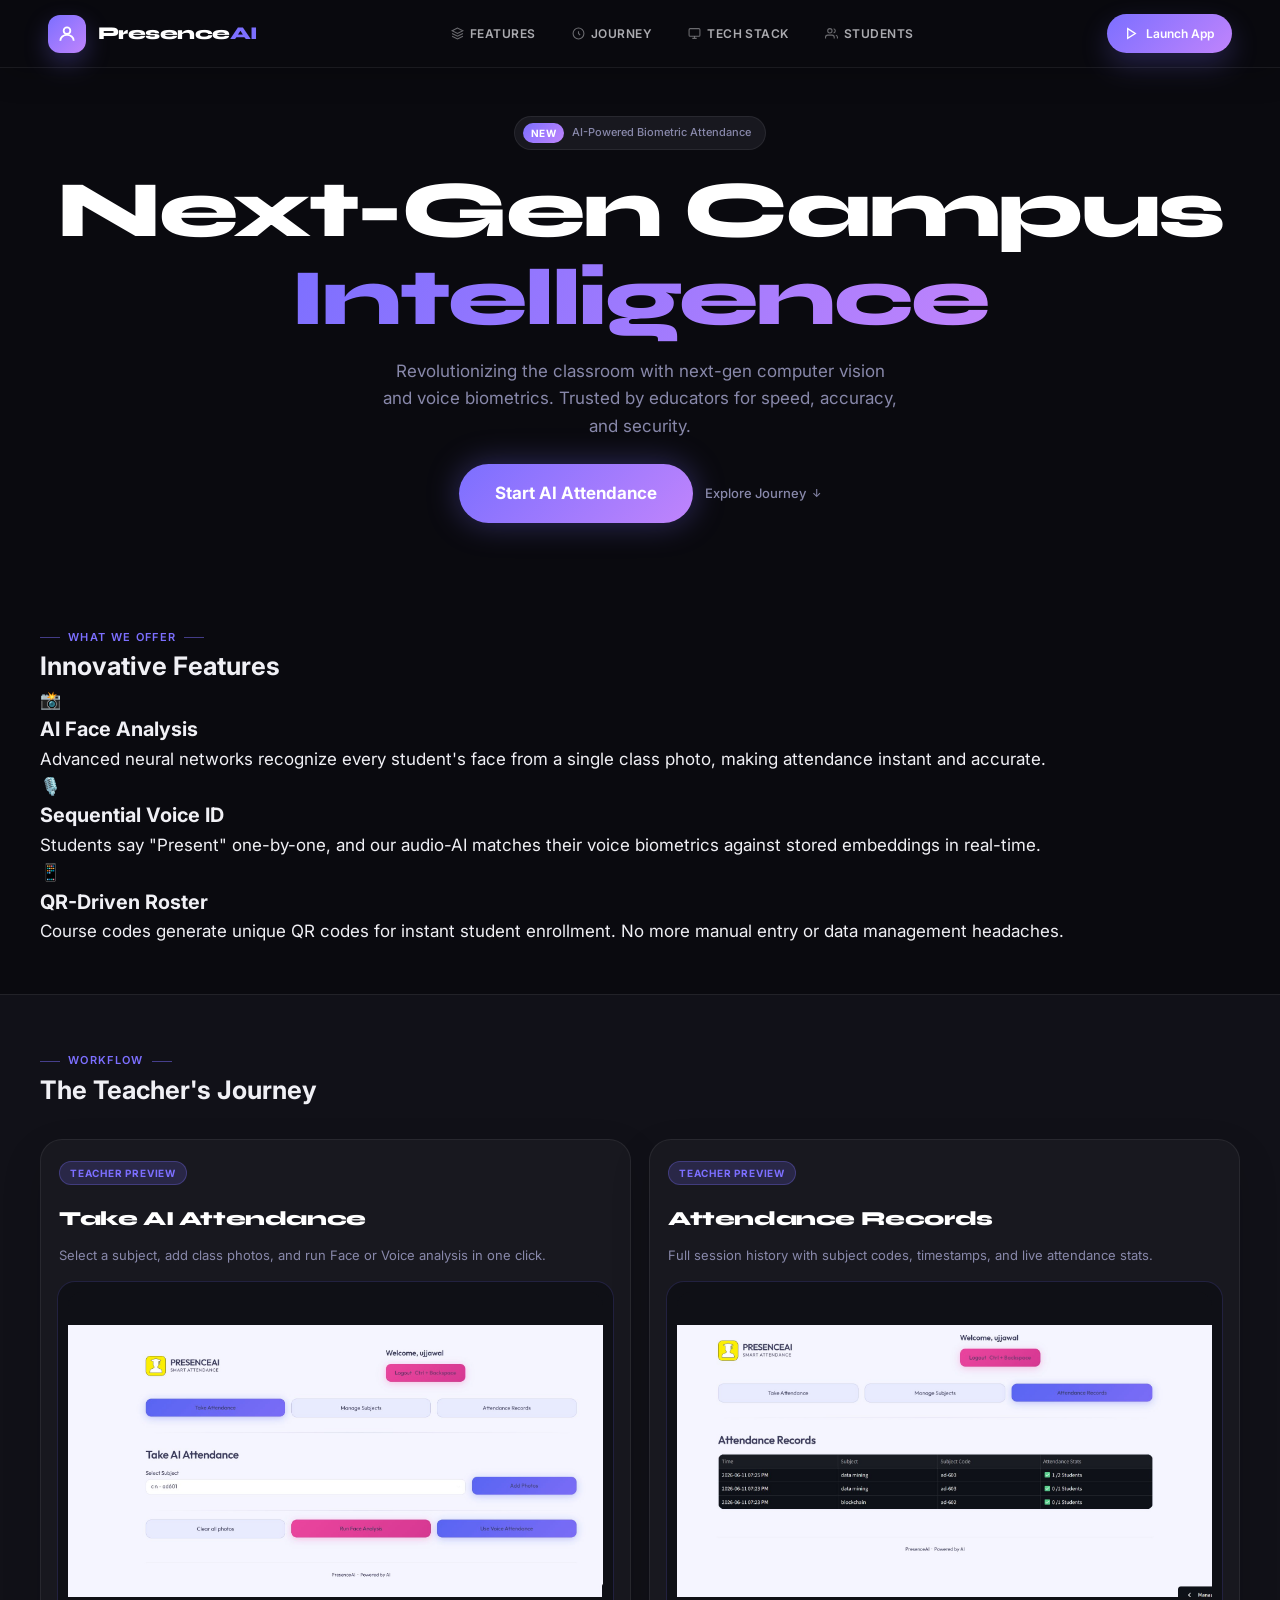
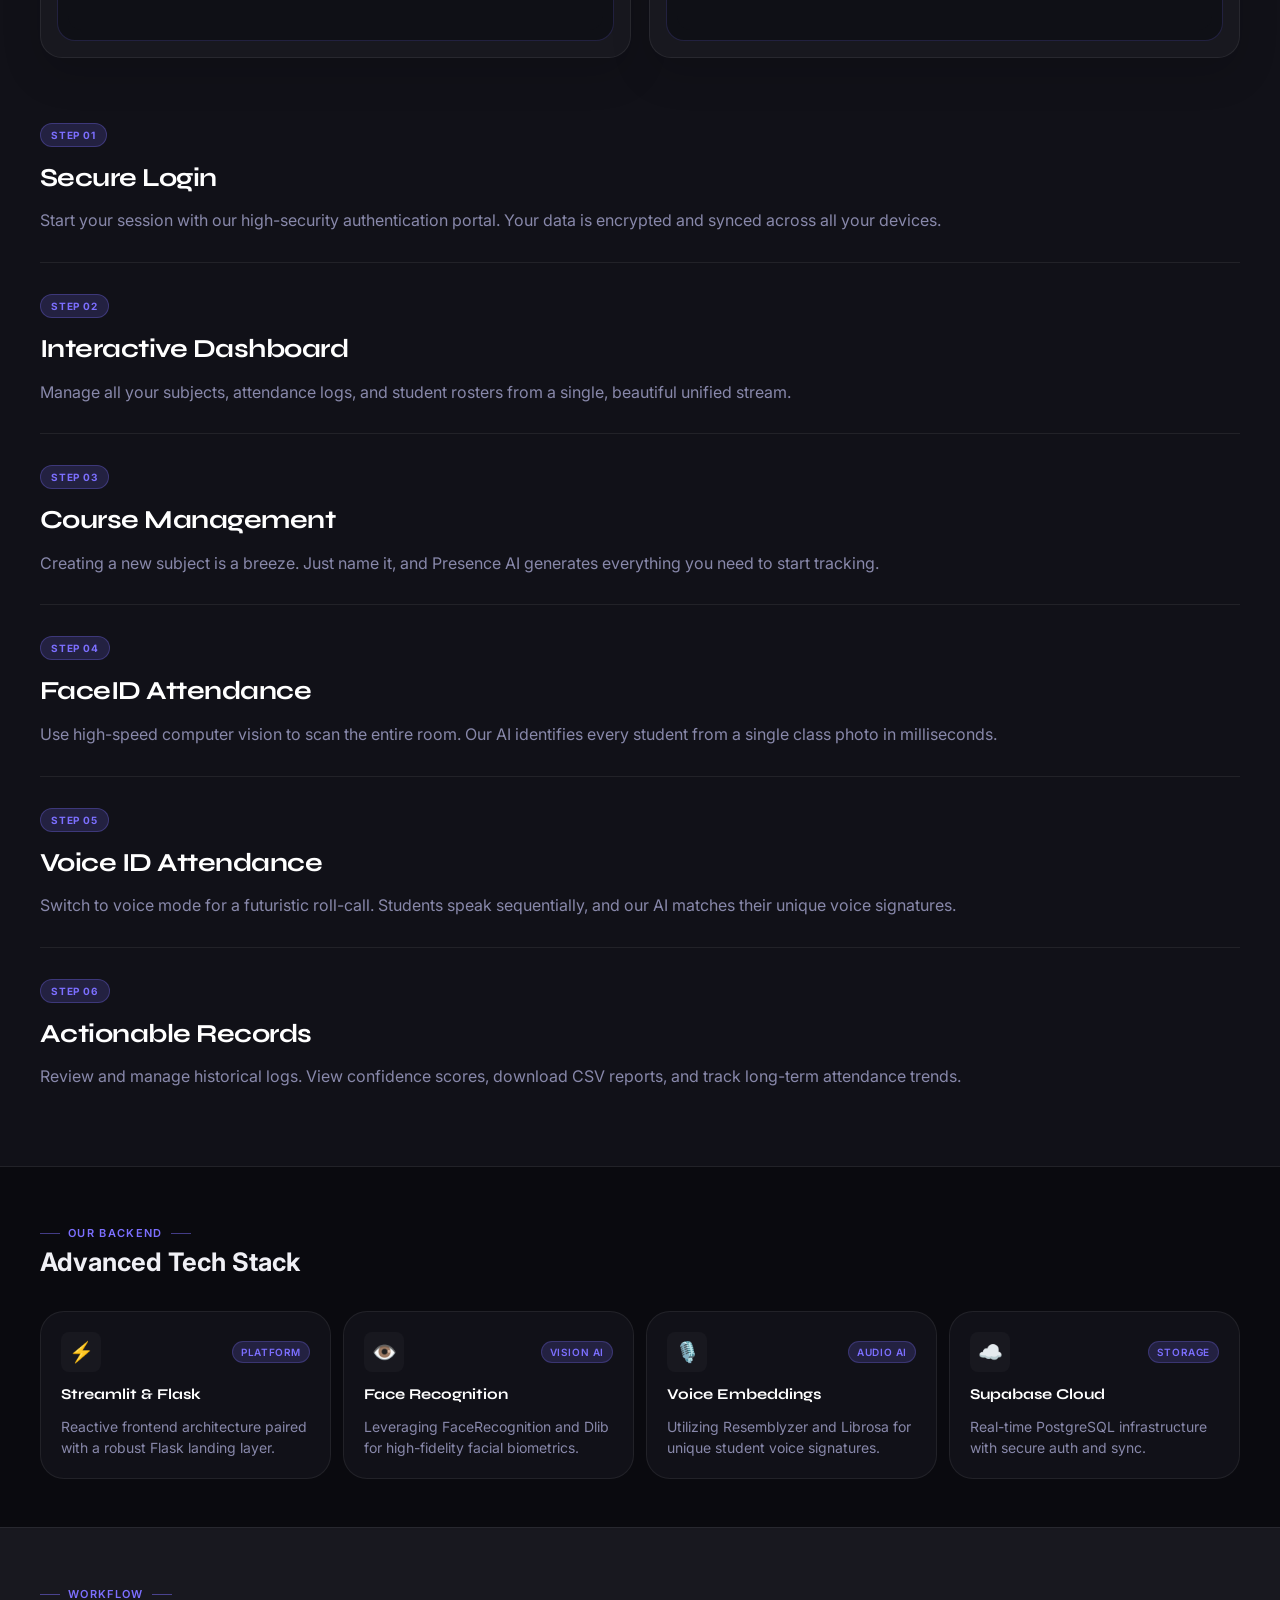
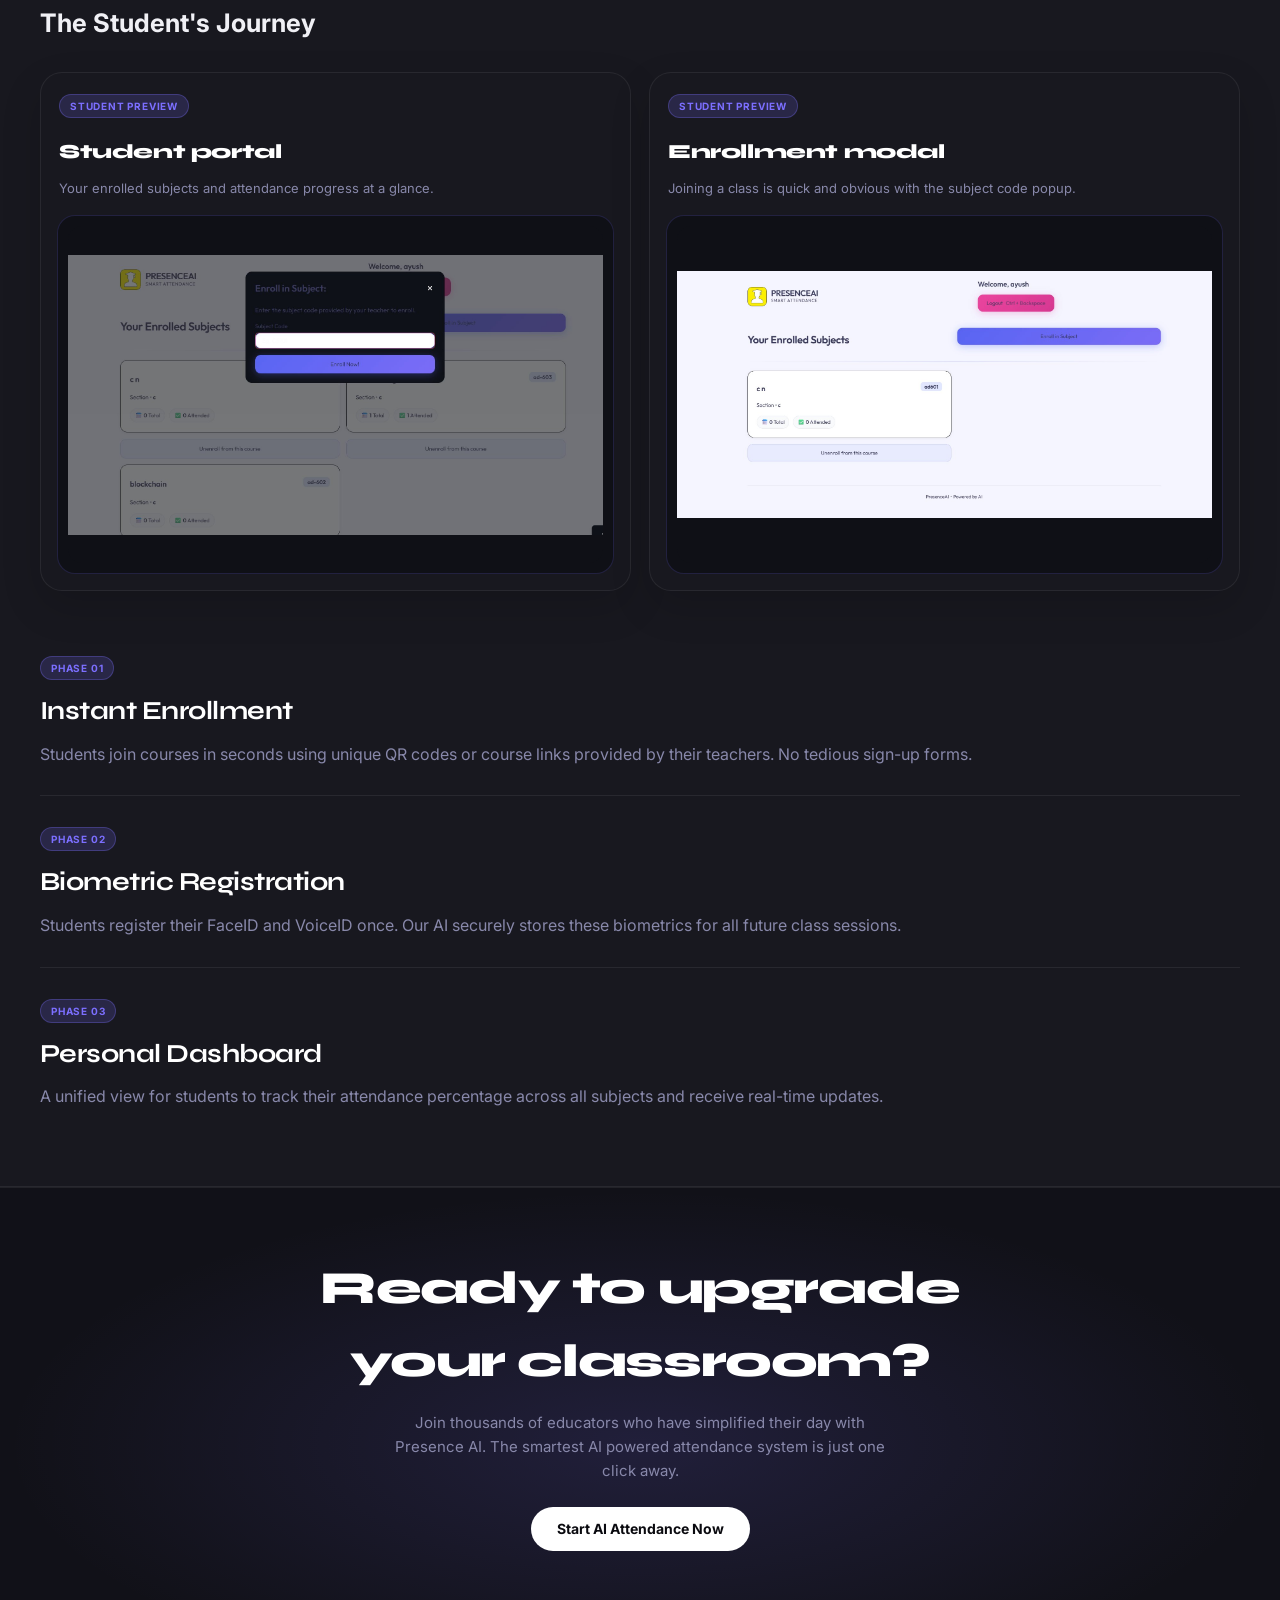
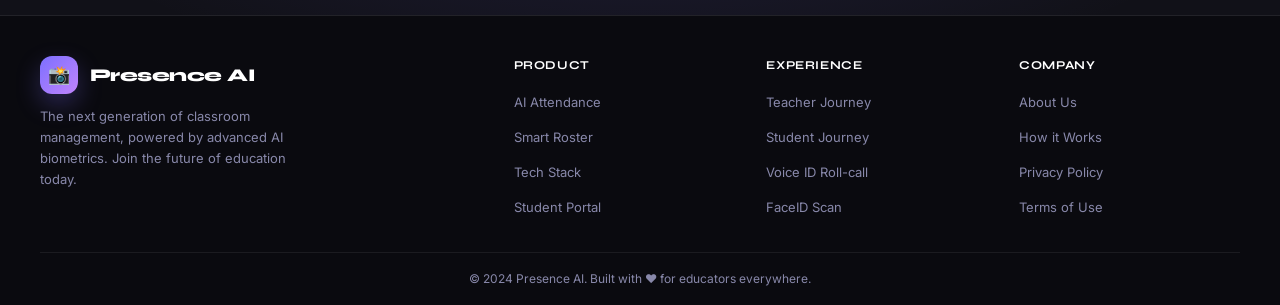
<file: templates/index (9).html>
<!DOCTYPE html>
<html lang="en">
<head>
  <meta charset="UTF-8">
  <meta name="viewport" content="width=device-width, initial-scale=1.0">
  <title>Presence AI | AI Powered Attendance System</title>
  <link rel="preconnect" href="https://fonts.googleapis.com">
  <link rel="preconnect" href="https://fonts.gstatic.com" crossorigin>
  <link href="https://fonts.googleapis.com/css2?family=Syne:wght@400;500;600;700;800&family=Inter:wght@300;400;500;600&display=swap" rel="stylesheet">
  <style>
    :root {
      --bg: #0a0a0f;
      --surface: #111118;
      --surface-2: #18181f;
      --border: rgba(255,255,255,0.07);
      --text: #f0f0f5;
      --muted: #8888aa;
      --accent: #7c6fff;
      --accent-2: #c084fc;
      --accent-glow: rgba(124,111,255,0.18);
      --white: #ffffff;
      --font-display: 'Syne', sans-serif;
      --font-body: 'Inter', sans-serif;
      --radius-sm: 8px;
      --radius-md: 14px;
      --radius-lg: 24px;
      --radius-pill: 999px;
      --max-w: 1320px;
      --nav-h: 60px;
    }

    *, *::before, *::after {
      box-sizing: border-box;
      margin: 0;
      padding: 0;
    }

    html {
      scroll-behavior: smooth;
    }

    body {
      background: var(--bg);
      color: var(--text);
      font-family: var(--font-body);
      font-size: 17px;
      line-height: 1.6;
      -webkit-font-smoothing: antialiased;
    }

    a {
      color: inherit;
      text-decoration: none;
    }

    img {
      display: block;
      max-width: 100%;
    }

    ul {
      list-style: none;
    }

    .container {
      width: 100%;
      max-width: var(--max-w);
      margin-inline: auto;
      padding-inline: 40px;
    }

    .eyebrow {
      display: inline-flex;
      align-items: center;
      gap: 8px;
      font-family: var(--font-body);
      font-size: 11px;
      font-weight: 600;
      letter-spacing: 0.12em;
      text-transform: uppercase;
      color: var(--accent);
    }

    .eyebrow::before,
    .eyebrow::after {
      content: '';
      display: block;
      width: 20px;
      height: 1px;
      background: var(--accent);
      opacity: 0.5;
    }

    /* NAV */
    .navbar {
      position: relative;
      z-index: 100;
      padding: 0;
      display: flex;
      align-items: center;
      background: transparent;
      pointer-events: none;
      position: sticky;
      top: 0;
    }

    .navbar .container {
      display: flex;
      align-items: center;
      justify-content: space-between;
      gap: 24px;
      width: 100%;
      min-height: var(--nav-h);
      padding: 14px 48px;
      max-width: 100%;
      background: rgba(10, 10, 15, 0.92);
      border-bottom: 1px solid var(--border);
      border-radius: 0;
      box-shadow: 0 4px 32px rgba(0, 0, 0, 0.22);
      backdrop-filter: blur(18px);
      -webkit-backdrop-filter: blur(18px);
      pointer-events: auto;
    }

    .logo {
      display: flex;
      align-items: center;
      gap: 12px;
      flex-shrink: 0;
    }

    .logo-icon {
      width: 38px;
      height: 38px;
      border-radius: 12px;
      background: linear-gradient(135deg, var(--accent), var(--accent-2));
      display: grid;
      place-items: center;
      font-size: 18px;
      box-shadow: 0 10px 24px rgba(124, 111, 255, 0.28);
    }

    .logo-text {
      font-family: var(--font-display);
      font-weight: 700;
      font-size: 17px;
      color: var(--white);
      letter-spacing: -0.02em;
      line-height: 1.1;
    }

    .nav-links {
      display: flex;
      align-items: center;
      gap: 6px;
      flex: 1;
      justify-content: center;
    }

    .nav-links a {
      display: inline-flex;
      align-items: center;
      gap: 6px;
      font-size: 12px;
      font-weight: 600;
      color: rgba(240, 240, 245, 0.7);
      padding: 8px 14px;
      border-radius: var(--radius-pill);
      letter-spacing: 0.04em;
      text-transform: uppercase;
      transition: color 0.2s, background 0.2s, border-color 0.2s;
      border: 1px solid transparent;
    }

    .nav-links a:hover {
      color: var(--white);
      background: rgba(124, 111, 255, 0.1);
      border-color: rgba(124, 111, 255, 0.3);
    }

    .nav-links a svg {
      opacity: 0.6;
      transition: opacity 0.2s;
    }

    .nav-links a:hover svg {
      opacity: 1;
    }

    .logo-text {
      font-family: var(--font-display);
      font-weight: 800;
      font-size: 18px;
      color: var(--white);
      letter-spacing: -0.03em;
      line-height: 1.1;
    }

    .btn-pill {
      display: inline-flex;
      align-items: center;
      gap: 8px;
      padding: 10px 18px;
      background: linear-gradient(135deg, var(--accent), var(--accent-2));
      color: #fff;
      font-size: 12px;
      font-weight: 600;
      border-radius: var(--radius-pill);
      transition: box-shadow 0.2s;
      white-space: nowrap;
      flex-shrink: 0;
      box-shadow: 0 12px 28px rgba(124, 111, 255, 0.24);
    }

    .btn-pill:hover {
      box-shadow: 0 16px 36px rgba(124, 111, 255, 0.32);
    }

    /* HERO */
    .hero {
      position: relative;
      overflow: hidden;
      padding-top: 48px;
      padding-bottom: 48px;
      text-align: center;
    }

    .hero-badge {
      display: inline-flex;
      align-items: center;
      gap: 8px;
      padding: 6px 14px 6px 8px;
      background: var(--surface-2);
      border: 1px solid var(--border);
      border-radius: var(--radius-pill);
      font-size: 11px;
      font-weight: 500;
      color: var(--muted);
      margin-bottom: 16px;
    }

    .hero-badge span {
      padding: 2px 8px;
      background: linear-gradient(135deg, var(--accent), var(--accent-2));
      border-radius: var(--radius-pill);
      font-size: 10px;
      font-weight: 700;
      color: #fff;
      letter-spacing: 0.04em;
    }

    .hero h1 {
      font-family: var(--font-display);
      font-size: clamp(44px, 7vw, 80px);
      font-weight: 800;
      line-height: 1.1;
      letter-spacing: -0.03em;
      color: var(--white);
      margin-bottom: 16px;
    }

    .hero h1 em {
      font-style: normal;
      background: linear-gradient(120deg, var(--accent), var(--accent-2));
      -webkit-background-clip: text;
      -webkit-text-fill-color: transparent;
      background-clip: text;
    }

    .hero-desc {
      max-width: 520px;
      margin-inline: auto;
      font-size: 17px;
      color: var(--muted);
      line-height: 1.6;
      margin-bottom: 24px;
    }

    .hero-visual {
      margin: 32px 0;
      position: relative;
      z-index: 1;
    }

    .hero-shot-strip {
      display: grid;
      grid-template-columns: repeat(3, minmax(0, 1fr));
      gap: 12px;
      margin-top: 18px;
      margin-bottom: 12px;
    }

    .hero-shot {
      border-radius: 18px;
      overflow: hidden;
      border: 1px solid rgba(124, 111, 255, 0.2);
      background: #0f1016;
      box-shadow: 0 18px 36px rgba(0, 0, 0, 0.22);
      aspect-ratio: 4 / 3;
    }

    .hero-shot img {
      width: 100%;
      height: 100%;
      object-fit: cover;
    }

    .hero-actions {
      display: flex;
      align-items: center;
      justify-content: center;
      gap: 12px;
      flex-wrap: wrap;
    }

    .btn-cta {
      display: inline-flex;
      align-items: center;
      gap: 8px;
      padding: 16px 36px;
      background: linear-gradient(135deg, var(--accent), var(--accent-2));
      color: #fff;
      font-size: 17px;
      font-weight: 700;
      border-radius: var(--radius-pill);
      box-shadow: 0 0 32px rgba(124, 111, 255, 0.35);
      transition: transform 0.2s, box-shadow 0.2s;
    }

    .btn-cta:hover {
      transform: translateY(-2px);
      box-shadow: 0 0 48px rgba(124, 111, 255, 0.5);
    }

    .link-action {
      font-size: 13px;
      font-weight: 500;
      color: var(--muted);
      display: inline-flex;
      align-items: center;
      gap: 6px;
      transition: color 0.2s;
    }

    .link-action:hover {
      color: var(--text);
    }

    .link-action::after {
      content: '↓';
      font-size: 11px;
    }

    /* FEATURES */
    .features {
      padding: 48px 0;
    }

    /* FLOW SECTION */
    .teacher-flow {
      padding: 48px 0;
      background: var(--surface);
      border-top: 1px solid var(--border);
      border-bottom: 1px solid var(--border);
    }

    .teacher-flow.light-bg {
      background: var(--surface-2);
    }

    .flow-container {
      max-width: 100%;
      margin-inline: auto;
    }

    .journey-showcase {
      display: grid;
      grid-template-columns: repeat(2, minmax(0, 1fr));
      gap: 18px;
      margin: 28px 0 34px;
    }

    .journey-panel {
      border: 1px solid var(--border);
      border-radius: 22px;
      background: var(--surface-2);
      overflow: hidden;
      box-shadow: 0 16px 40px rgba(0, 0, 0, 0.14);
      display: flex;
      flex-direction: column;
    }

    .journey-panel-head {
      padding: 18px 18px 0;
    }

    .journey-panel-title {
      font-family: var(--font-display);
      font-size: 20px;
      font-weight: 800;
      letter-spacing: -0.02em;
      color: var(--white);
      margin-top: 8px;
    }

    .journey-panel-copy {
      color: var(--muted);
      font-size: 13px;
      line-height: 1.6;
      margin-top: 10px;
    }

    .journey-panel-media {
      margin: 16px;
      border-radius: 18px;
      overflow: hidden;
      border: 1px solid rgba(124, 111, 255, 0.18);
      background: #0f1016;
      aspect-ratio: 1.55;
      display: flex;
      align-items: center;
      justify-content: center;
      padding: 10px;
    }

    .journey-panel-media img {
      width: 100%;
      height: 100%;
      object-fit: contain;
      border-radius: 14px;
      background: #0f1016;
    }

    .flow-steps {
      display: flex;
      flex-direction: column;
      gap: 0;
    }

    .flow-step {
      display: grid;
      grid-template-columns: 1fr;
      gap: 0;
      align-items: center;
      padding: 28px 0;
      border-bottom: 1px solid var(--border);
    }

    .flow-step:last-child {
      border-bottom: none;
    }

    .flow-step:nth-child(even) .flow-content {
      order: 2;
    }

    .flow-step:nth-child(even) .flow-image {
      order: 1;
    }

    .step-badge {
      display: inline-block;
      padding: 3px 10px;
      background: var(--accent-glow);
      border: 1px solid rgba(124, 111, 255, 0.3);
      border-radius: var(--radius-pill);
      font-size: 10px;
      font-weight: 700;
      letter-spacing: 0.08em;
      color: var(--accent);
      text-transform: uppercase;
      margin-bottom: 10px;
    }

    .flow-content h3 {
      font-family: var(--font-display);
      font-size: 26px;
      font-weight: 700;
      color: var(--white);
      letter-spacing: -0.02em;
      margin-bottom: 10px;
    }

    .flow-content p {
      font-size: 16px;
      color: var(--muted);
      line-height: 1.6;
    }

    .flow-image {
      border-radius: var(--radius-lg);
      overflow: hidden;
      border: 1px solid var(--border);
      background: var(--surface-2);
      aspect-ratio: 16/10;
      display: flex;
      align-items: center;
      justify-content: center;
    }

    .flow-image img {
      width: 100%;
      height: 100%;
      object-fit: cover;
    }

    /* TECH STACK */
    .tech-stack {
      padding: 48px 0;
    }

    .tech-grid {
      display: grid;
      grid-template-columns: repeat(auto-fit, minmax(220px, 1fr));
      gap: 12px;
      margin-top: 28px;
    }

    .tech-card {
      display: flex;
      flex-direction: column;
      gap: 10px;
      background: var(--surface);
      border: 1px solid var(--border);
      border-radius: var(--radius-lg);
      padding: 20px;
      transition: border-color 0.25s;
    }

    .tech-card:hover {
      border-color: rgba(124, 111, 255, 0.35);
    }

    .tech-card-top {
      display: flex;
      align-items: center;
      justify-content: space-between;
    }

    .t-icon {
      font-size: 20px;
      width: 40px;
      height: 40px;
      background: var(--surface-2);
      border-radius: var(--radius-sm);
      display: grid;
      place-items: center;
    }

    .tech-tag {
      display: inline-block;
      padding: 2px 8px;
      background: var(--accent-glow);
      border: 1px solid rgba(124, 111, 255, 0.25);
      border-radius: var(--radius-pill);
      font-size: 10px;
      font-weight: 600;
      letter-spacing: 0.06em;
      color: var(--accent);
      text-transform: uppercase;
    }

    .tech-card h4 {
      font-family: var(--font-display);
      font-size: 15px;
      font-weight: 700;
      color: var(--white);
    }

    .tech-card p {
      font-size: 14px;
      color: var(--muted);
      line-height: 1.5;
    }

    /* CTA SECTION */
    .cta-section {
      padding: 64px 24px;
      text-align: center;
      position: relative;
      overflow: hidden;
      background: var(--surface);
      border-top: 1px solid var(--border);
      border-bottom: 1px solid var(--border);
    }

    .cta-section::before {
      content: '';
      position: absolute;
      inset: 0;
      background: radial-gradient(ellipse at center 60%, rgba(124, 111, 255, 0.15) 0%, transparent 70%);
      pointer-events: none;
    }

    .cta-section h2 {
      font-family: var(--font-display);
      font-size: clamp(28px, 4vw, 46px);
      font-weight: 800;
      letter-spacing: -0.03em;
      color: var(--white);
      max-width: 640px;
      margin-inline: auto;
      margin-bottom: 12px;
      position: relative;
      z-index: 1;
    }

    .cta-section p {
      font-size: 15px;
      color: var(--muted);
      max-width: 520px;
      margin-inline: auto;
      margin-bottom: 24px;
      line-height: 1.6;
      position: relative;
      z-index: 1;
    }

    .btn-white {
      display: inline-flex;
      align-items: center;
      gap: 8px;
      padding: 11px 26px;
      background: var(--white);
      color: #0a0a0f;
      font-size: 14px;
      font-weight: 700;
      border-radius: var(--radius-pill);
      transition: transform 0.2s, background 0.2s;
      position: relative;
      z-index: 1;
    }

    .btn-white:hover {
      background: #e5e5f0;
      transform: translateY(-2px);
    }

    /* FOOTER */
    .main-footer {
      padding: 40px 0 0;
      background: var(--bg);
    }

    .footer-grid {
      display: grid;
      grid-template-columns: 2fr 1fr 1fr 1fr;
      gap: 32px;
      padding-bottom: 32px;
      border-bottom: 1px solid var(--border);
    }

    .footer-brand p {
      font-size: 13px;
      color: var(--muted);
      line-height: 1.6;
      margin-top: 12px;
      max-width: 280px;
    }

    .footer-links h4 {
      font-family: var(--font-display);
      font-size: 12px;
      font-weight: 700;
      color: var(--white);
      letter-spacing: 0.05em;
      text-transform: uppercase;
      margin-bottom: 12px;
    }

    .footer-links li + li {
      margin-top: 8px;
    }

    .footer-links a {
      font-size: 13px;
      color: var(--muted);
      transition: color 0.2s;
    }

    .footer-links a:hover {
      color: var(--text);
    }

    .footer-bottom {
      padding: 16px 0;
      text-align: center;
      font-size: 12px;
      color: var(--muted);
    }

    /* RESPONSIVE */
    @media (max-width: 768px) {
      .nav-links {
        display: none;
      }

      .navbar {
        padding-top: 10px;
      }

      .navbar .container {
        padding: 12px 16px;
        border-radius: 20px;
      }

      .logo-subtext {
        display: none;
      }

      .btn-pill {
        padding: 9px 14px;
      }

      .flow-step {
        grid-template-columns: 1fr;
        gap: 20px;
        padding: 24px 0;
      }

      .journey-showcase {
        grid-template-columns: 1fr;
      }

      .flow-step:nth-child(even) .flow-content,
      .flow-step:nth-child(even) .flow-image {
        order: unset;
      }

      .footer-grid {
        grid-template-columns: 1fr 1fr;
        gap: 20px;
      }

      .footer-grid .footer-brand {
        grid-column: 1 / -1;
      }

      .hero h1 {
        font-size: 32px;
      }
    }

    @media (max-width: 480px) {
      .footer-grid {
        grid-template-columns: 1fr;
      }

      .feature-grid {
        grid-template-columns: 1fr;
      }

      .tech-grid {
        grid-template-columns: 1fr;
      }
    }
  </style>
</head>

<body>

  <nav class="navbar">
    <div class="container">
      <div class="logo">
        <div class="logo-icon">
          <svg width="20" height="20" viewBox="0 0 24 24" fill="none" stroke="#fff" stroke-width="2.2"><circle cx="12" cy="8" r="4"/><path d="M4 20c0-4 3.6-7 8-7s8 3 8 7"/></svg>
        </div>
        <div class="logo-text">Presence<span style="color:var(--accent)">AI</span></div>
      </div>
      <div class="nav-links">
        <a href="#features">
          <svg width="13" height="13" viewBox="0 0 24 24" fill="none" stroke="currentColor" stroke-width="2"><path d="M12 2L2 7l10 5 10-5-10-5z"/><path d="M2 17l10 5 10-5"/><path d="M2 12l10 5 10-5"/></svg>
          Features
        </a>
        <a href="#journey">
          <svg width="13" height="13" viewBox="0 0 24 24" fill="none" stroke="currentColor" stroke-width="2"><circle cx="12" cy="12" r="10"/><path d="M12 8v4l3 3"/></svg>
          Journey
        </a>
        <a href="#tech">
          <svg width="13" height="13" viewBox="0 0 24 24" fill="none" stroke="currentColor" stroke-width="2"><rect x="2" y="3" width="20" height="14" rx="2"/><path d="M8 21h8M12 17v4"/></svg>
          Tech Stack
        </a>
        <a href="#student-journey">
          <svg width="13" height="13" viewBox="0 0 24 24" fill="none" stroke="currentColor" stroke-width="2"><path d="M17 21v-2a4 4 0 0 0-4-4H5a4 4 0 0 0-4 4v2"/><circle cx="9" cy="7" r="4"/><path d="M23 21v-2a4 4 0 0 0-3-3.87"/><path d="M16 3.13a4 4 0 0 1 0 7.75"/></svg>
          Students
        </a>
      </div>
      <a href="https://snapclass.streamlit.app/" class="btn-pill" target="_blank" rel="noopener">
        <svg width="13" height="13" viewBox="0 0 24 24" fill="none" stroke="currentColor" stroke-width="2.5"><path d="M5 3l14 9-14 9V3z"/></svg>
        Launch App
      </a>
    </div>
  </nav>

  <header class="hero">
    <div class="container">
      <div class="hero-badge">
        <span>NEW</span>
        AI-Powered Biometric Attendance
      </div>
      <h1>Next-Gen Campus<br><em>Intelligence</em></h1>
      <p class="hero-desc">
        Revolutionizing the classroom with next-gen computer vision and voice biometrics. Trusted by educators for speed, accuracy, and security.
      </p>

      <div class="hero-actions">
        <a href="https://snapclass.streamlit.app/" class="btn-cta" target="_blank" rel="noopener">
          Start AI Attendance
        </a>
        <a href="#journey" class="link-action">Explore Journey</a>
      </div>
    </div>
  </header>

  <section id="features" class="features">
    <div class="container">
      <div class="section-header">
        <div class="eyebrow">What We Offer</div>
        <h2>Innovative Features</h2>
      </div>
      <div class="feature-grid">
        <div class="feature-card">
          <div class="f-icon-box">📸</div>
          <h3>AI Face Analysis</h3>
          <p>Advanced neural networks recognize every student's face from a single class photo, making attendance instant and accurate.</p>
        </div>
        <div class="feature-card">
          <div class="f-icon-box">🎙️</div>
          <h3>Sequential Voice ID</h3>
          <p>Students say "Present" one-by-one, and our audio-AI matches their voice biometrics against stored embeddings in real-time.</p>
        </div>
        <div class="feature-card">
          <div class="f-icon-box">📱</div>
          <h3>QR-Driven Roster</h3>
          <p>Course codes generate unique QR codes for instant student enrollment. No more manual entry or data management headaches.</p>
        </div>
      </div>
    </div>
  </section>

  <section id="journey" class="teacher-flow">
    <div class="container">
      <div class="flow-container">
        <div class="section-header">
          <div class="eyebrow">Workflow</div>
          <h2>The Teacher's Journey</h2>
        </div>
        <div class="journey-showcase">
          <div class="journey-panel">
            <div class="journey-panel-head">
              <span class="step-badge">Teacher Preview</span>
              <div class="journey-panel-title">Take AI Attendance</div>
              <div class="journey-panel-copy">Select a subject, add class photos, and run Face or Voice analysis in one click.</div>
            </div>
            <div class="journey-panel-media">
              <img src="[data-uri]" alt="Take attendance dashboard">
            </div>
          </div>
          <div class="journey-panel">
            <div class="journey-panel-head">
              <span class="step-badge">Teacher Preview</span>
              <div class="journey-panel-title">Attendance Records</div>
              <div class="journey-panel-copy">Full session history with subject codes, timestamps, and live attendance stats.</div>
            </div>
            <div class="journey-panel-media">
              <img src="[data-uri]" alt="Attendance records table">
            </div>
          </div>
        </div>
                <div class="flow-steps">
          <div class="flow-step">
            <div class="flow-content">
              <span class="step-badge">Step 01</span>
              <h3>Secure Login</h3>
              <p>Start your session with our high-security authentication portal. Your data is encrypted and synced across all your devices.</p>
            </div>
          </div>
          <div class="flow-step">
            <div class="flow-content">
              <span class="step-badge">Step 02</span>
              <h3>Interactive Dashboard</h3>
              <p>Manage all your subjects, attendance logs, and student rosters from a single, beautiful unified stream.</p>
            </div>
          </div>
          <div class="flow-step">
            <div class="flow-content">
              <span class="step-badge">Step 03</span>
              <h3>Course Management</h3>
              <p>Creating a new subject is a breeze. Just name it, and Presence AI generates everything you need to start tracking.</p>
            </div>
          </div>
          <div class="flow-step">
            <div class="flow-content">
              <span class="step-badge">Step 04</span>
              <h3>FaceID Attendance</h3>
              <p>Use high-speed computer vision to scan the entire room. Our AI identifies every student from a single class photo in milliseconds.</p>
            </div>
          </div>
          <div class="flow-step">
            <div class="flow-content">
              <span class="step-badge">Step 05</span>
              <h3>Voice ID Attendance</h3>
              <p>Switch to voice mode for a futuristic roll-call. Students speak sequentially, and our AI matches their unique voice signatures.</p>
            </div>
          </div>
          <div class="flow-step">
            <div class="flow-content">
              <span class="step-badge">Step 06</span>
              <h3>Actionable Records</h3>
              <p>Review and manage historical logs. View confidence scores, download CSV reports, and track long-term attendance trends.</p>
            </div>
          </div>
        </div>
      </div>
    </div>
  </section>

  <section id="tech" class="tech-stack">
    <div class="container">
      <div class="section-header">
        <div class="eyebrow">Our Backend</div>
        <h2>Advanced Tech Stack</h2>
      </div>
      <div class="tech-grid">
        <div class="tech-card">
          <div class="tech-card-top">
            <div class="t-icon">⚡</div>
            <span class="tech-tag">Platform</span>
          </div>
          <h4>Streamlit & Flask</h4>
          <p>Reactive frontend architecture paired with a robust Flask landing layer.</p>
        </div>
        <div class="tech-card">
          <div class="tech-card-top">
            <div class="t-icon">👁️</div>
            <span class="tech-tag">Vision AI</span>
          </div>
          <h4>Face Recognition</h4>
          <p>Leveraging FaceRecognition and Dlib for high-fidelity facial biometrics.</p>
        </div>
        <div class="tech-card">
          <div class="tech-card-top">
            <div class="t-icon">🎙️</div>
            <span class="tech-tag">Audio AI</span>
          </div>
          <h4>Voice Embeddings</h4>
          <p>Utilizing Resemblyzer and Librosa for unique student voice signatures.</p>
        </div>
        <div class="tech-card">
          <div class="tech-card-top">
            <div class="t-icon">☁️</div>
            <span class="tech-tag">Storage</span>
          </div>
          <h4>Supabase Cloud</h4>
          <p>Real-time PostgreSQL infrastructure with secure auth and sync.</p>
        </div>
      </div>
    </div>
  </section>

  <section id="student-journey" class="teacher-flow light-bg">
    <div class="container">
      <div class="flow-container">
        <div class="section-header">
          <div class="eyebrow">Workflow</div>
          <h2>The Student's Journey</h2>
        </div>
        <div class="journey-showcase">
          <div class="journey-panel">
            <div class="journey-panel-head">
              <span class="step-badge">Student Preview</span>
              <div class="journey-panel-title">Student portal</div>
              <div class="journey-panel-copy">Your enrolled subjects and attendance progress at a glance.</div>
            </div>
            <div class="journey-panel-media">
              <img src="[data-uri]" alt="Student portal preview">
            </div>
          </div>
          <div class="journey-panel">
            <div class="journey-panel-head">
              <span class="step-badge">Student Preview</span>
              <div class="journey-panel-title">Enrollment modal</div>
              <div class="journey-panel-copy">Joining a class is quick and obvious with the subject code popup.</div>
            </div>
            <div class="journey-panel-media">
              <img src="[data-uri]" alt="Student enrollment preview">
            </div>
          </div>
        </div>
                <div class="flow-steps">
          <div class="flow-step">
            <div class="flow-content">
              <span class="step-badge">Phase 01</span>
              <h3>Instant Enrollment</h3>
              <p>Students join courses in seconds using unique QR codes or course links provided by their teachers. No tedious sign-up forms.</p>
            </div>
          </div>
          <div class="flow-step">
            <div class="flow-content">
              <span class="step-badge">Phase 02</span>
              <h3>Biometric Registration</h3>
              <p>Students register their FaceID and VoiceID once. Our AI securely stores these biometrics for all future class sessions.</p>
            </div>
          </div>
          <div class="flow-step">
            <div class="flow-content">
              <span class="step-badge">Phase 03</span>
              <h3>Personal Dashboard</h3>
              <p>A unified view for students to track their attendance percentage across all subjects and receive real-time updates.</p>
            </div>
          </div>
        </div>
      </div>
    </div>
  </section>

  <section class="cta-section">
    <h2>Ready to upgrade your classroom?</h2>
    <p>Join thousands of educators who have simplified their day with Presence AI. The smartest AI powered attendance system is just one click away.</p>
    <a href="https://snapclass.streamlit.app/" class="btn-white" target="_blank" rel="noopener">
      Start AI Attendance Now
    </a>
  </section>

  <footer class="main-footer">
    <div class="container">
      <div class="footer-grid">
        <div class="footer-brand">
          <div class="logo">
            <div class="logo-icon">📸</div>
            <div class="logo-text">Presence AI</div>
          </div>
          <p>The next generation of classroom management, powered by advanced AI biometrics. Join the future of education today.</p>
        </div>
        <div class="footer-links">
          <h4>Product</h4>
          <ul>
            <li><a href="#features">AI Attendance</a></li>
            <li><a href="#features">Smart Roster</a></li>
            <li><a href="#tech">Tech Stack</a></li>
            <li><a href="#student-journey">Student Portal</a></li>
          </ul>
        </div>
        <div class="footer-links">
          <h4>Experience</h4>
          <ul>
            <li><a href="#journey">Teacher Journey</a></li>
            <li><a href="#student-journey">Student Journey</a></li>
            <li><a href="#features">Voice ID Roll-call</a></li>
            <li><a href="#features">FaceID Scan</a></li>
          </ul>
        </div>
        <div class="footer-links">
          <h4>Company</h4>
          <ul>
            <li><a href="#">About Us</a></li>
            <li><a href="#">How it Works</a></li>
            <li><a href="#">Privacy Policy</a></li>
            <li><a href="#">Terms of Use</a></li>
          </ul>
        </div>
      </div>
      <div class="footer-bottom">
        <p>&copy; 2024 Presence AI. Built with ❤️ for educators everywhere.</p>
      </div>
    </div>
  </footer>

  <script>
    if ('scrollRestoration' in history) {
      history.scrollRestoration = 'manual';
    }
    window.addEventListener('load', function () {
      window.scrollTo(0, 0);
    });
    window.addEventListener('pageshow', function (event) {
      if (event.persisted) {
        window.scrollTo(0, 0);
      }
    });
  </script>

</body>
</html>
</file>
